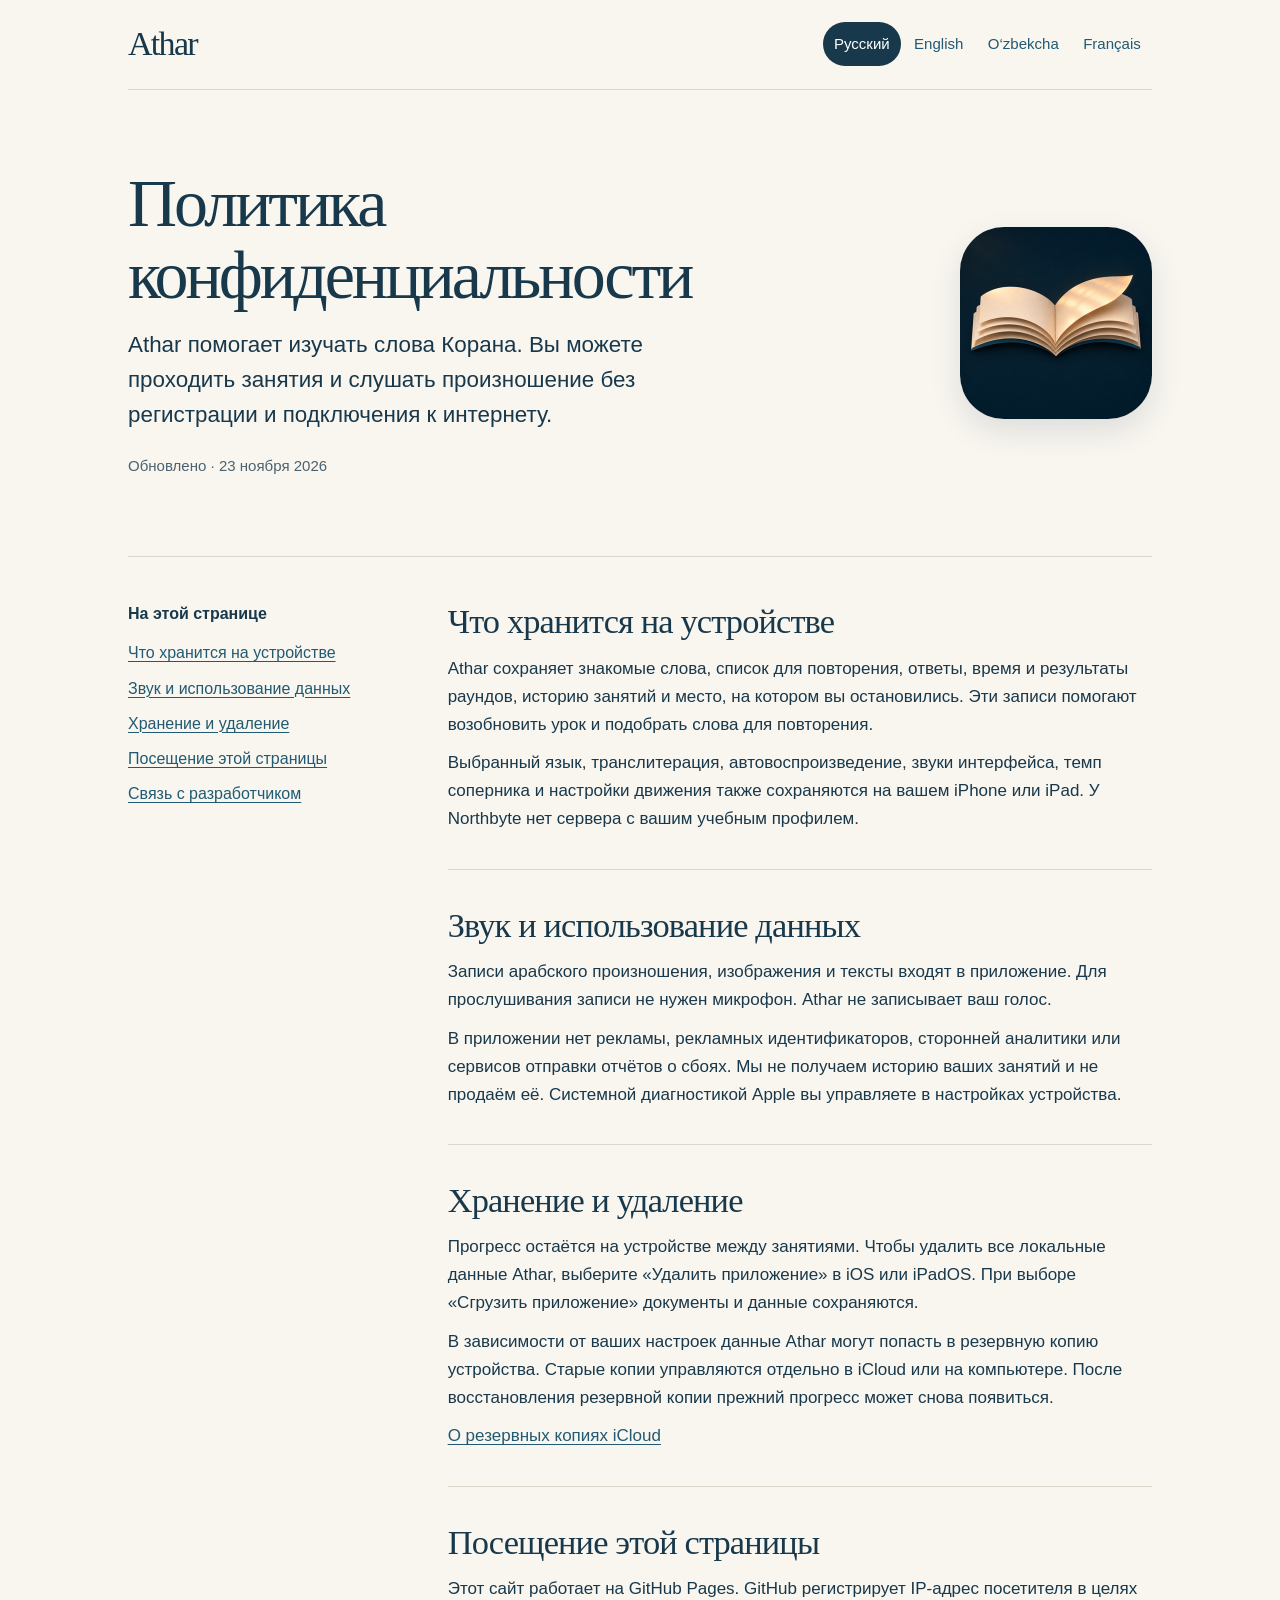
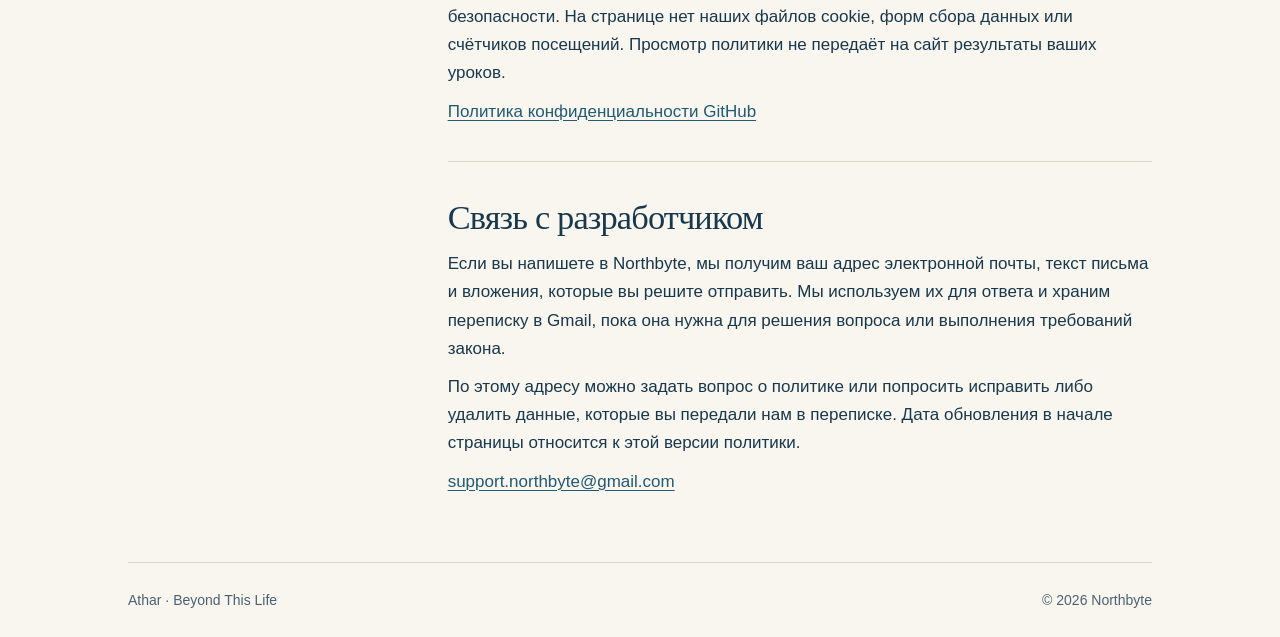
<file: index.html>
<!doctype html>
<html lang="ru">
<head>
<meta charset="utf-8">
<meta name="viewport" content="width=device-width, initial-scale=1">
<meta name="theme-color" content="#f9f6f0">
<meta name="referrer" content="no-referrer">
<meta name="description" content="Athar помогает изучать слова Корана. Вы можете проходить занятия и слушать произношение без регистрации и подключения к интернету.">
<title>Политика конфиденциальности · Athar</title>
<link rel="alternate" hreflang="ru" href="index.html">
<link rel="alternate" hreflang="en" href="en.html">
<link rel="alternate" hreflang="uz" href="uz.html">
<link rel="alternate" hreflang="fr" href="fr.html">
<link rel="alternate" hreflang="x-default" href="index.html">
<link rel="icon" href="assets/book.jpg" type="image/jpeg">
<link rel="stylesheet" href="styles.css">
</head>
<body>
<a class="skip" href="#policy">Перейти к тексту</a>
<header class="masthead"><span class="brand">Athar</span><nav class="languages" aria-label="Язык страницы"><a href="index.html" lang="ru" hreflang="ru" aria-current="page">Русский</a> <a href="en.html" lang="en" hreflang="en">English</a> <a href="uz.html" lang="uz" hreflang="uz">O‘zbekcha</a> <a href="fr.html" lang="fr" hreflang="fr">Français</a></nav></header>
<main id="policy">
<div class="hero"><div class="opening"><h1>Политика конфиденциальности</h1><p class="lead">Athar помогает изучать слова Корана. Вы можете проходить занятия и слушать произношение без регистрации и подключения к интернету.</p><p class="updated">Обновлено · <time datetime="2026-11-23">23 ноября 2026</time></p></div>
<img class="book" src="assets/book.jpg" alt="" width="384" height="384"></div>
<div class="reading"><nav class="contents" aria-labelledby="contents-label"><h2 id="contents-label">На этой странице</h2>
<ul><li><a href="#device">Что хранится на устройстве</a></li><li><a href="#audio">Звук и использование данных</a></li><li><a href="#deletion">Хранение и удаление</a></li><li><a href="#website">Посещение этой страницы</a></li><li><a href="#contact">Связь с разработчиком</a></li></ul></nav>
<article aria-label="Политика конфиденциальности"><section id="device"><h2>Что хранится на устройстве</h2>
<p>Athar сохраняет знакомые слова, список для повторения, ответы, время и результаты раундов, историю занятий и место, на котором вы остановились. Эти записи помогают возобновить урок и подобрать слова для повторения.</p>
<p>Выбранный язык, транслитерация, автовоспроизведение, звуки интерфейса, темп соперника и настройки движения также сохраняются на вашем iPhone или iPad. У Northbyte нет сервера с вашим учебным профилем.</p>
</section><section id="audio"><h2>Звук и использование данных</h2>
<p>Записи арабского произношения, изображения и тексты входят в приложение. Для прослушивания записи не нужен микрофон. Athar не записывает ваш голос.</p>
<p>В приложении нет рекламы, рекламных идентификаторов, сторонней аналитики или сервисов отправки отчётов о сбоях. Мы не получаем историю ваших занятий и не продаём её. Системной диагностикой Apple вы управляете в настройках устройства.</p>
</section><section id="deletion"><h2>Хранение и удаление</h2>
<p>Прогресс остаётся на устройстве между занятиями. Чтобы удалить все локальные данные Athar, выберите «Удалить приложение» в iOS или iPadOS. При выборе «Сгрузить приложение» документы и данные сохраняются.</p>
<p>В зависимости от ваших настроек данные Athar могут попасть в резервную копию устройства. Старые копии управляются отдельно в iCloud или на компьютере. После восстановления резервной копии прежний прогресс может снова появиться.</p>
<p><a href="https://support.apple.com/ru-ru/108770">О резервных копиях iCloud</a></p>
</section><section id="website"><h2>Посещение этой страницы</h2>
<p>Этот сайт работает на GitHub Pages. GitHub регистрирует IP-адрес посетителя в целях безопасности. На странице нет наших файлов cookie, форм сбора данных или счётчиков посещений. Просмотр политики не передаёт на сайт результаты ваших уроков.</p>
<p><a href="https://docs.github.com/en/site-policy/privacy-policies/github-general-privacy-statement">Политика конфиденциальности GitHub</a></p>
</section><section id="contact"><h2>Связь с разработчиком</h2>
<p>Если вы напишете в Northbyte, мы получим ваш адрес электронной почты, текст письма и вложения, которые вы решите отправить. Мы используем их для ответа и храним переписку в Gmail, пока она нужна для решения вопроса или выполнения требований закона.</p>
<p>По этому адресу можно задать вопрос о политике или попросить исправить либо удалить данные, которые вы передали нам в переписке. Дата обновления в начале страницы относится к этой версии политики.</p>
<p><a href="mailto:support.northbyte@gmail.com">support.northbyte@gmail.com</a></p>
</section></article></div>
</main>
<footer><span>Athar · Beyond This Life</span><span>© 2026 Northbyte</span></footer>
</body>
</html>
</file>
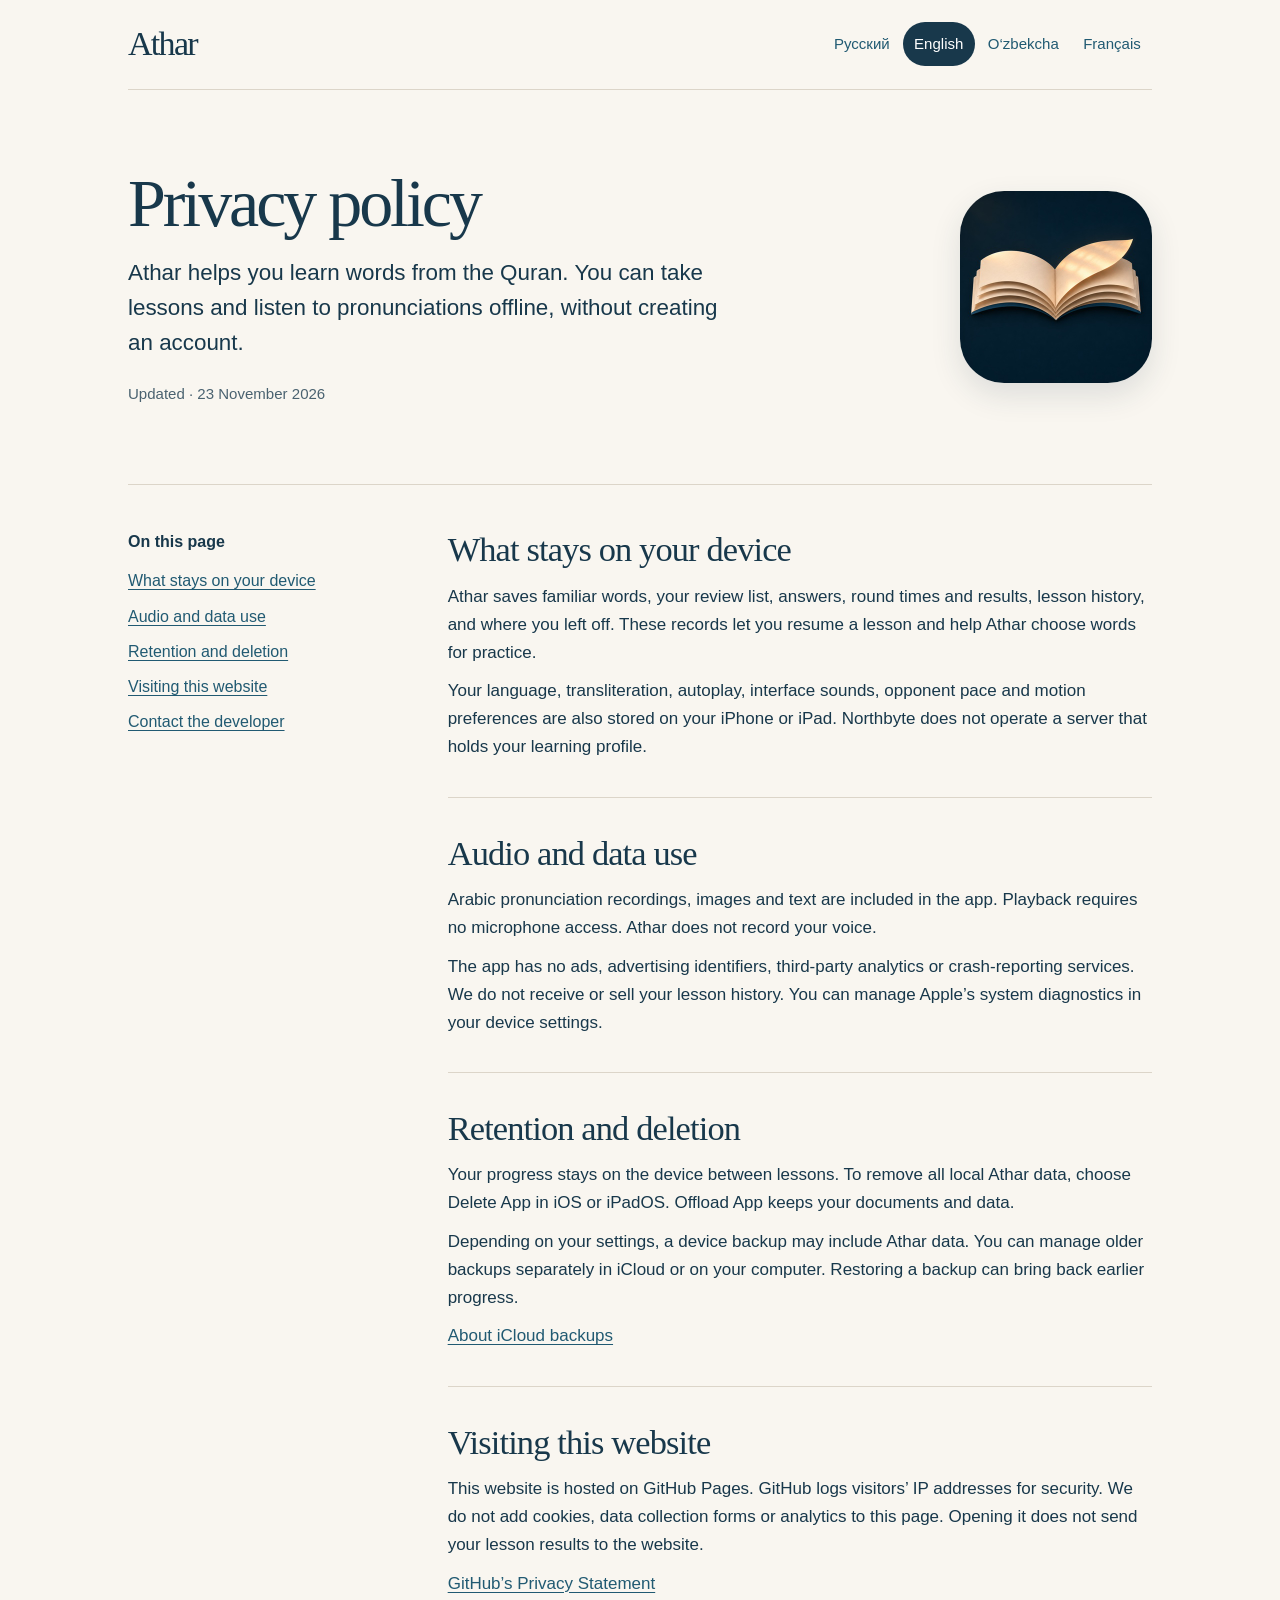
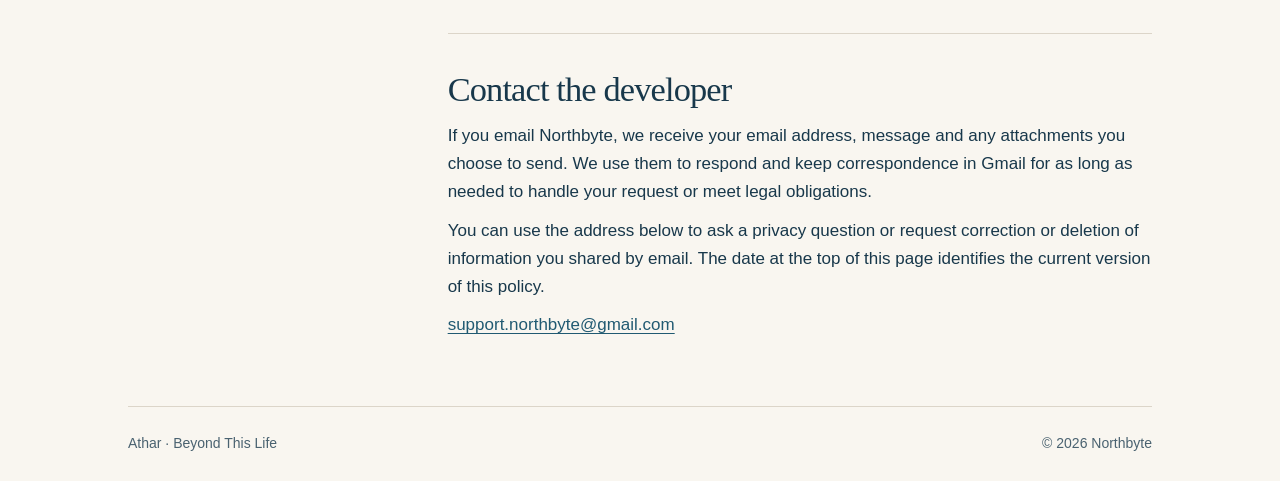
<file: en.html>
<!doctype html>
<html lang="en">
<head>
<meta charset="utf-8">
<meta name="viewport" content="width=device-width, initial-scale=1">
<meta name="theme-color" content="#f9f6f0">
<meta name="referrer" content="no-referrer">
<meta name="description" content="Athar helps you learn words from the Quran. You can take lessons and listen to pronunciations offline, without creating an account.">
<title>Privacy policy · Athar</title>
<link rel="alternate" hreflang="ru" href="index.html">
<link rel="alternate" hreflang="en" href="en.html">
<link rel="alternate" hreflang="uz" href="uz.html">
<link rel="alternate" hreflang="fr" href="fr.html">
<link rel="alternate" hreflang="x-default" href="index.html">
<link rel="icon" href="assets/book.jpg" type="image/jpeg">
<link rel="stylesheet" href="styles.css">
</head>
<body>
<a class="skip" href="#policy">Skip to the policy</a>
<header class="masthead"><span class="brand">Athar</span><nav class="languages" aria-label="Page language"><a href="index.html" lang="ru" hreflang="ru">Русский</a> <a href="en.html" lang="en" hreflang="en" aria-current="page">English</a> <a href="uz.html" lang="uz" hreflang="uz">O‘zbekcha</a> <a href="fr.html" lang="fr" hreflang="fr">Français</a></nav></header>
<main id="policy">
<div class="hero"><div class="opening"><h1>Privacy policy</h1><p class="lead">Athar helps you learn words from the Quran. You can take lessons and listen to pronunciations offline, without creating an account.</p><p class="updated">Updated · <time datetime="2026-11-23">23 November 2026</time></p></div>
<img class="book" src="assets/book.jpg" alt="" width="384" height="384"></div>
<div class="reading"><nav class="contents" aria-labelledby="contents-label"><h2 id="contents-label">On this page</h2>
<ul><li><a href="#device">What stays on your device</a></li><li><a href="#audio">Audio and data use</a></li><li><a href="#deletion">Retention and deletion</a></li><li><a href="#website">Visiting this website</a></li><li><a href="#contact">Contact the developer</a></li></ul></nav>
<article aria-label="Privacy policy"><section id="device"><h2>What stays on your device</h2>
<p>Athar saves familiar words, your review list, answers, round times and results, lesson history, and where you left off. These records let you resume a lesson and help Athar choose words for practice.</p>
<p>Your language, transliteration, autoplay, interface sounds, opponent pace and motion preferences are also stored on your iPhone or iPad. Northbyte does not operate a server that holds your learning profile.</p>
</section><section id="audio"><h2>Audio and data use</h2>
<p>Arabic pronunciation recordings, images and text are included in the app. Playback requires no microphone access. Athar does not record your voice.</p>
<p>The app has no ads, advertising identifiers, third-party analytics or crash-reporting services. We do not receive or sell your lesson history. You can manage Apple’s system diagnostics in your device settings.</p>
</section><section id="deletion"><h2>Retention and deletion</h2>
<p>Your progress stays on the device between lessons. To remove all local Athar data, choose Delete App in iOS or iPadOS. Offload App keeps your documents and data.</p>
<p>Depending on your settings, a device backup may include Athar data. You can manage older backups separately in iCloud or on your computer. Restoring a backup can bring back earlier progress.</p>
<p><a href="https://support.apple.com/en-us/108770">About iCloud backups</a></p>
</section><section id="website"><h2>Visiting this website</h2>
<p>This website is hosted on GitHub Pages. GitHub logs visitors’ IP addresses for security. We do not add cookies, data collection forms or analytics to this page. Opening it does not send your lesson results to the website.</p>
<p><a href="https://docs.github.com/en/site-policy/privacy-policies/github-general-privacy-statement">GitHub’s Privacy Statement</a></p>
</section><section id="contact"><h2>Contact the developer</h2>
<p>If you email Northbyte, we receive your email address, message and any attachments you choose to send. We use them to respond and keep correspondence in Gmail for as long as needed to handle your request or meet legal obligations.</p>
<p>You can use the address below to ask a privacy question or request correction or deletion of information you shared by email. The date at the top of this page identifies the current version of this policy.</p>
<p><a href="mailto:support.northbyte@gmail.com">support.northbyte@gmail.com</a></p>
</section></article></div>
</main>
<footer><span>Athar · Beyond This Life</span><span>© 2026 Northbyte</span></footer>
</body>
</html>
</file>
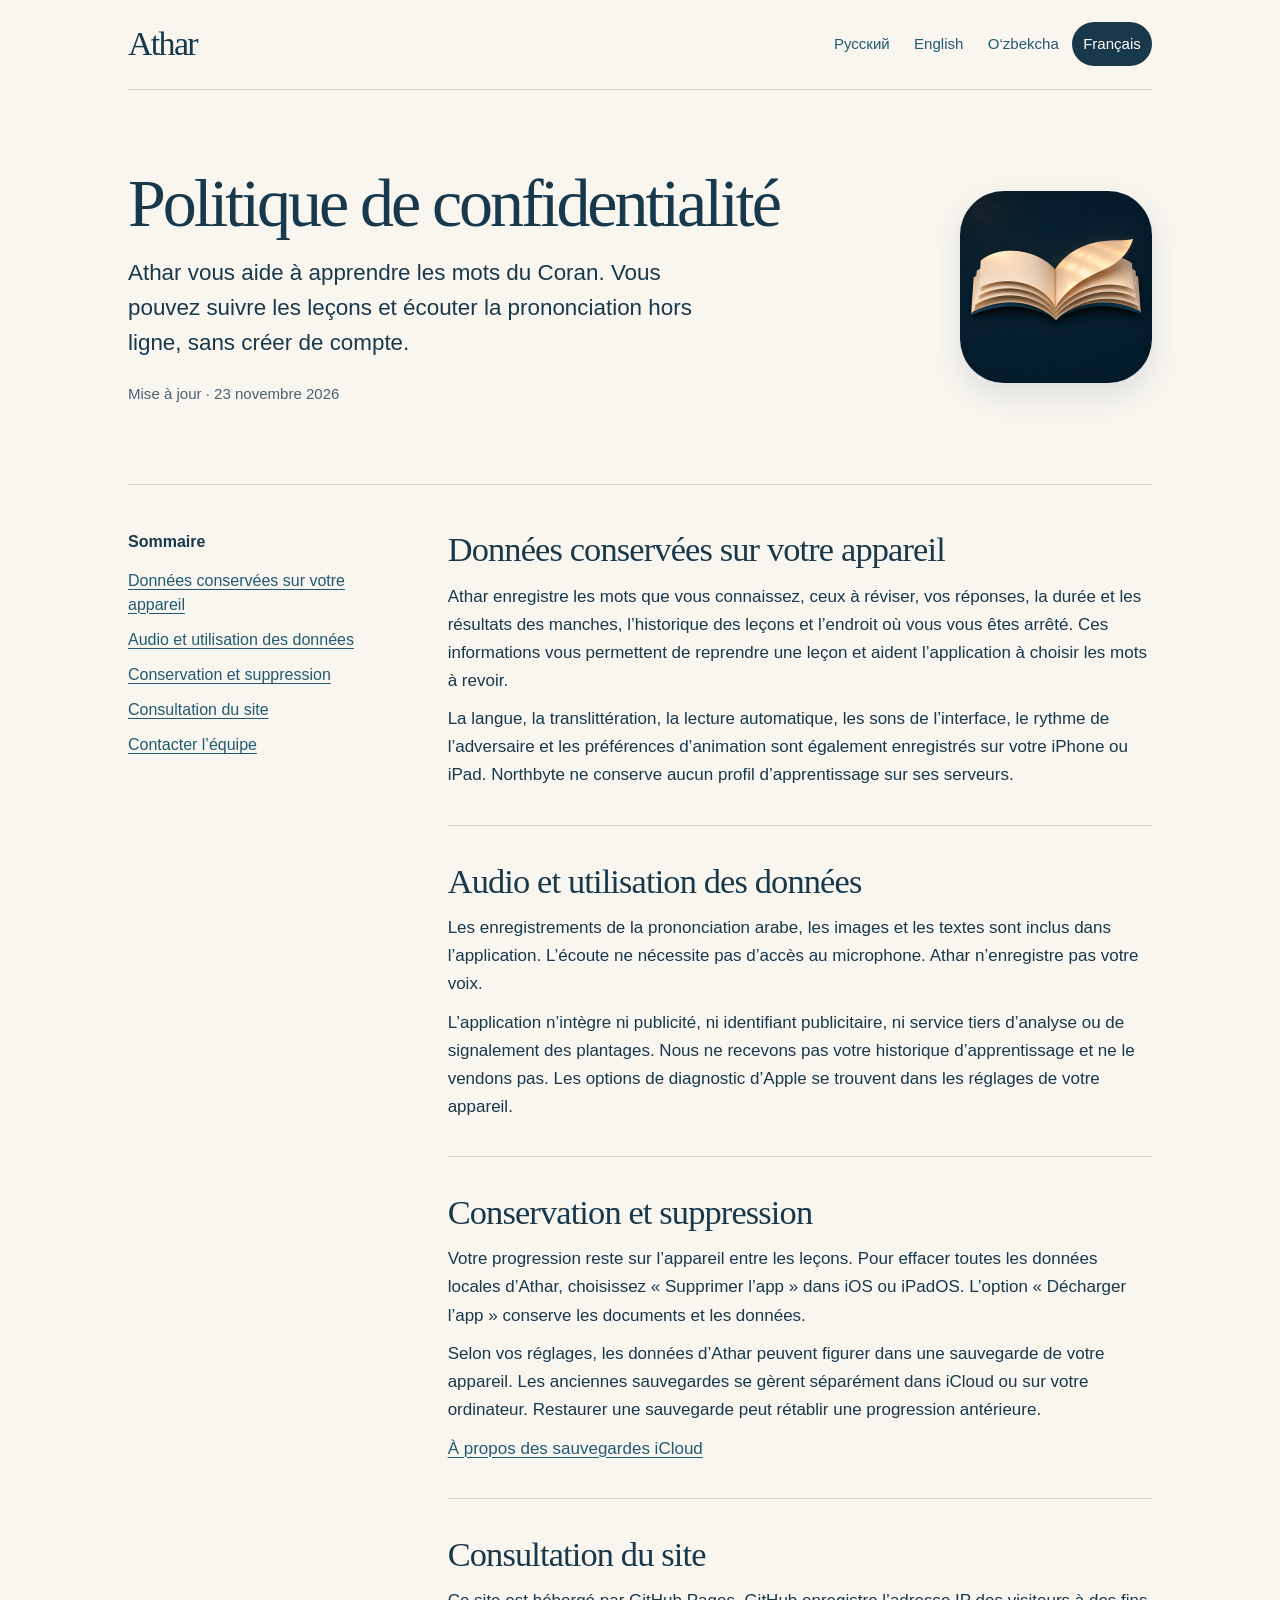
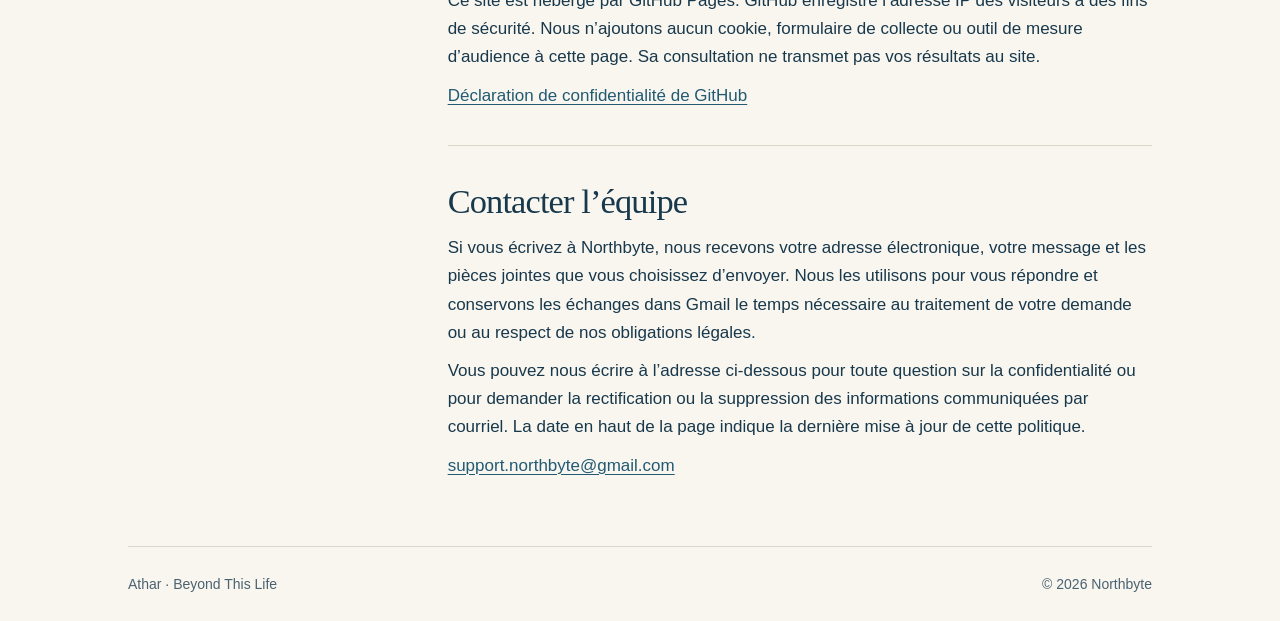
<file: fr.html>
<!doctype html>
<html lang="fr">
<head>
<meta charset="utf-8">
<meta name="viewport" content="width=device-width, initial-scale=1">
<meta name="theme-color" content="#f9f6f0">
<meta name="referrer" content="no-referrer">
<meta name="description" content="Athar vous aide à apprendre les mots du Coran. Vous pouvez suivre les leçons et écouter la prononciation hors ligne, sans créer de compte.">
<title>Politique de confidentialité · Athar</title>
<link rel="alternate" hreflang="ru" href="index.html">
<link rel="alternate" hreflang="en" href="en.html">
<link rel="alternate" hreflang="uz" href="uz.html">
<link rel="alternate" hreflang="fr" href="fr.html">
<link rel="alternate" hreflang="x-default" href="index.html">
<link rel="icon" href="assets/book.jpg" type="image/jpeg">
<link rel="stylesheet" href="styles.css">
</head>
<body>
<a class="skip" href="#policy">Aller au texte de la politique</a>
<header class="masthead"><span class="brand">Athar</span><nav class="languages" aria-label="Langue de la page"><a href="index.html" lang="ru" hreflang="ru">Русский</a> <a href="en.html" lang="en" hreflang="en">English</a> <a href="uz.html" lang="uz" hreflang="uz">O‘zbekcha</a> <a href="fr.html" lang="fr" hreflang="fr" aria-current="page">Français</a></nav></header>
<main id="policy">
<div class="hero"><div class="opening"><h1>Politique de confidentialité</h1><p class="lead">Athar vous aide à apprendre les mots du Coran. Vous pouvez suivre les leçons et écouter la prononciation hors ligne, sans créer de compte.</p><p class="updated">Mise à jour · <time datetime="2026-11-23">23 novembre 2026</time></p></div>
<img class="book" src="assets/book.jpg" alt="" width="384" height="384"></div>
<div class="reading"><nav class="contents" aria-labelledby="contents-label"><h2 id="contents-label">Sommaire</h2>
<ul><li><a href="#device">Données conservées sur votre appareil</a></li><li><a href="#audio">Audio et utilisation des données</a></li><li><a href="#deletion">Conservation et suppression</a></li><li><a href="#website">Consultation du site</a></li><li><a href="#contact">Contacter l’équipe</a></li></ul></nav>
<article aria-label="Politique de confidentialité"><section id="device"><h2>Données conservées sur votre appareil</h2>
<p>Athar enregistre les mots que vous connaissez, ceux à réviser, vos réponses, la durée et les résultats des manches, l’historique des leçons et l’endroit où vous vous êtes arrêté. Ces informations vous permettent de reprendre une leçon et aident l’application à choisir les mots à revoir.</p>
<p>La langue, la translittération, la lecture automatique, les sons de l’interface, le rythme de l’adversaire et les préférences d’animation sont également enregistrés sur votre iPhone ou iPad. Northbyte ne conserve aucun profil d’apprentissage sur ses serveurs.</p>
</section><section id="audio"><h2>Audio et utilisation des données</h2>
<p>Les enregistrements de la prononciation arabe, les images et les textes sont inclus dans l’application. L’écoute ne nécessite pas d’accès au microphone. Athar n’enregistre pas votre voix.</p>
<p>L’application n’intègre ni publicité, ni identifiant publicitaire, ni service tiers d’analyse ou de signalement des plantages. Nous ne recevons pas votre historique d’apprentissage et ne le vendons pas. Les options de diagnostic d’Apple se trouvent dans les réglages de votre appareil.</p>
</section><section id="deletion"><h2>Conservation et suppression</h2>
<p>Votre progression reste sur l’appareil entre les leçons. Pour effacer toutes les données locales d’Athar, choisissez « Supprimer l’app » dans iOS ou iPadOS. L’option « Décharger l’app » conserve les documents et les données.</p>
<p>Selon vos réglages, les données d’Athar peuvent figurer dans une sauvegarde de votre appareil. Les anciennes sauvegardes se gèrent séparément dans iCloud ou sur votre ordinateur. Restaurer une sauvegarde peut rétablir une progression antérieure.</p>
<p><a href="https://support.apple.com/fr-fr/108770">À propos des sauvegardes iCloud</a></p>
</section><section id="website"><h2>Consultation du site</h2>
<p>Ce site est hébergé par GitHub Pages. GitHub enregistre l’adresse IP des visiteurs à des fins de sécurité. Nous n’ajoutons aucun cookie, formulaire de collecte ou outil de mesure d’audience à cette page. Sa consultation ne transmet pas vos résultats au site.</p>
<p><a href="https://docs.github.com/en/site-policy/privacy-policies/github-general-privacy-statement">Déclaration de confidentialité de GitHub</a></p>
</section><section id="contact"><h2>Contacter l’équipe</h2>
<p>Si vous écrivez à Northbyte, nous recevons votre adresse électronique, votre message et les pièces jointes que vous choisissez d’envoyer. Nous les utilisons pour vous répondre et conservons les échanges dans Gmail le temps nécessaire au traitement de votre demande ou au respect de nos obligations légales.</p>
<p>Vous pouvez nous écrire à l’adresse ci-dessous pour toute question sur la confidentialité ou pour demander la rectification ou la suppression des informations communiquées par courriel. La date en haut de la page indique la dernière mise à jour de cette politique.</p>
<p><a href="mailto:support.northbyte@gmail.com">support.northbyte@gmail.com</a></p>
</section></article></div>
</main>
<footer><span>Athar · Beyond This Life</span><span>© 2026 Northbyte</span></footer>
</body>
</html>
</file>
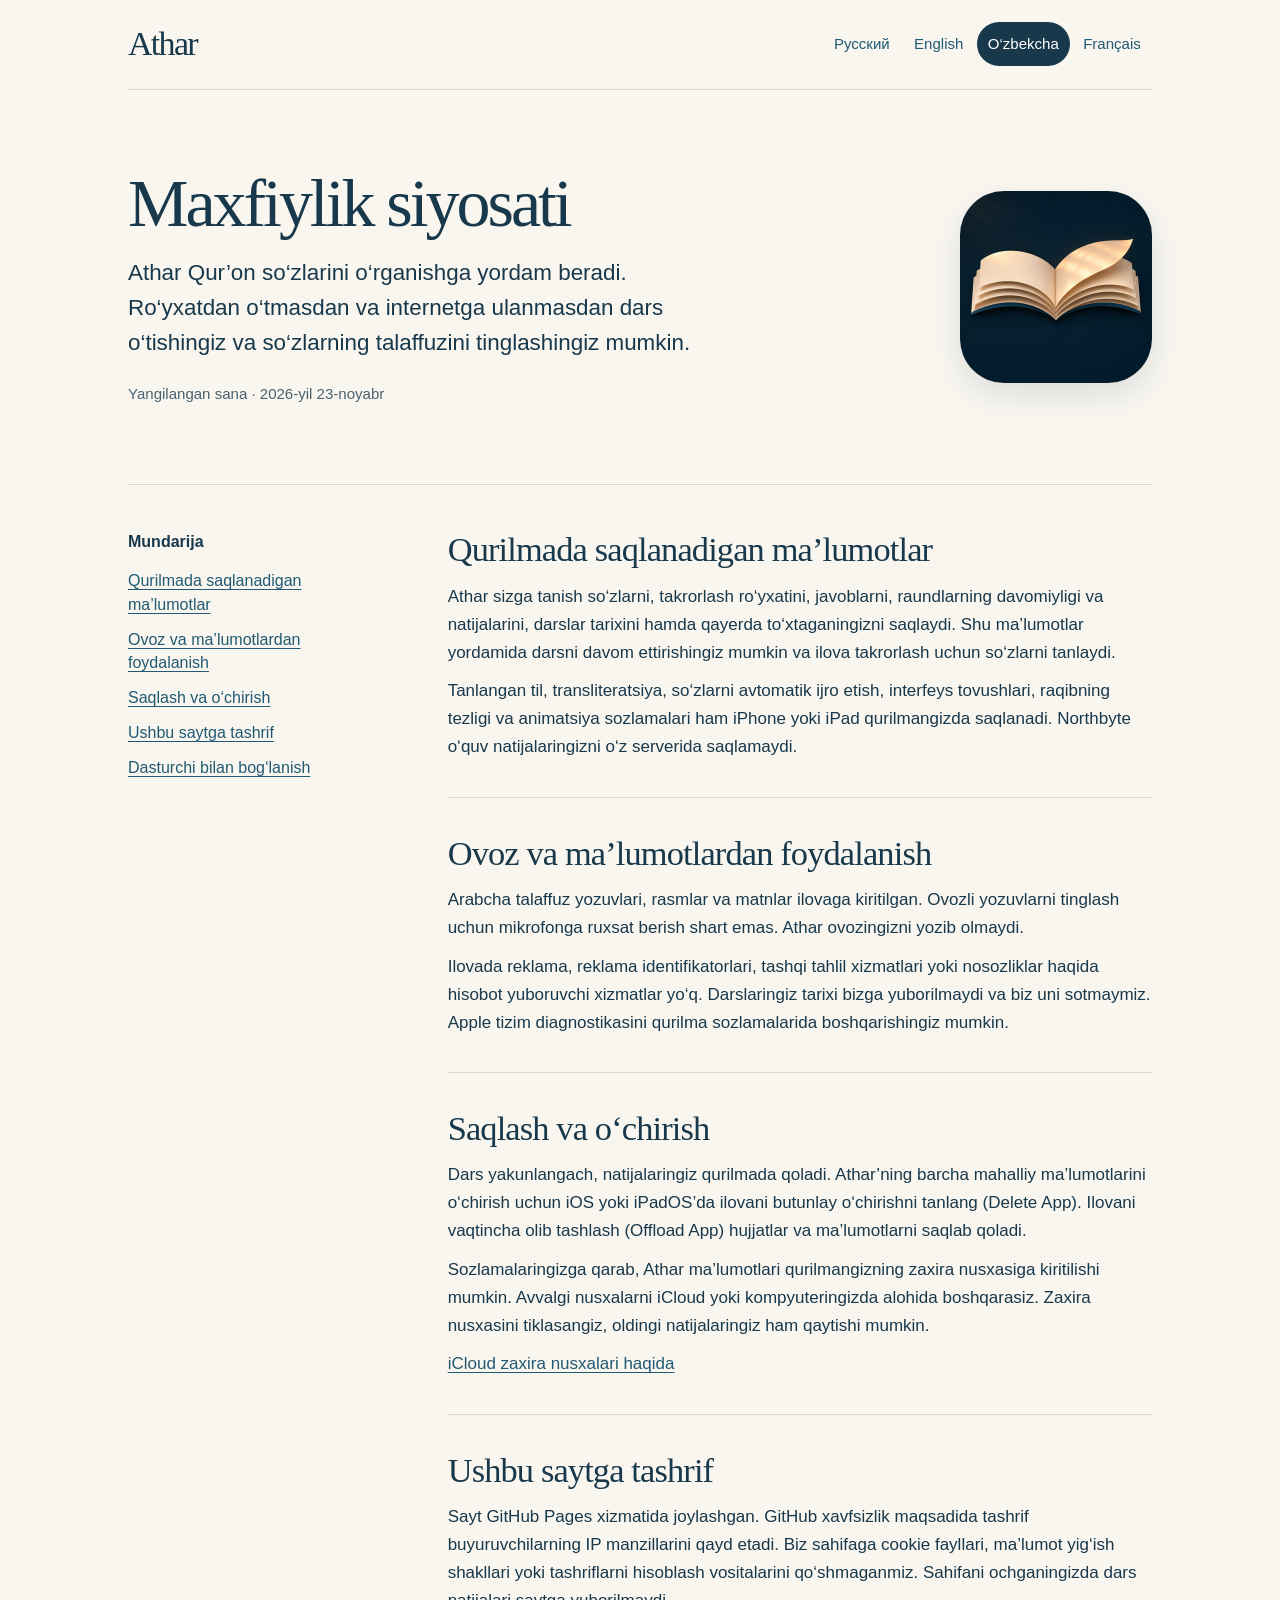
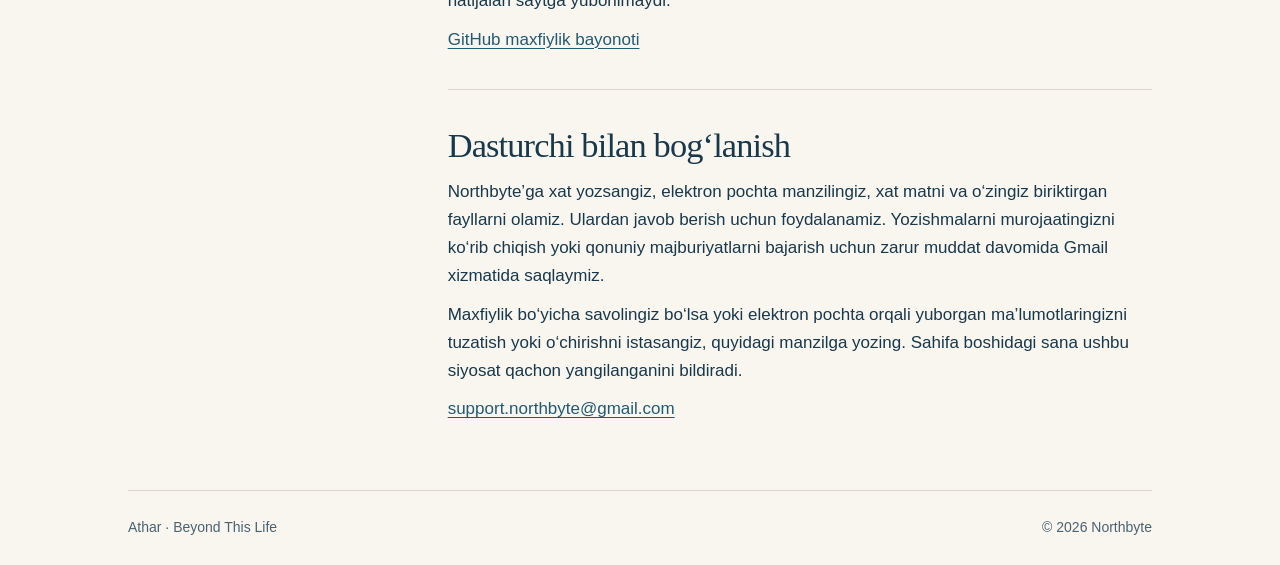
<file: uz.html>
<!doctype html>
<html lang="uz">
<head>
<meta charset="utf-8">
<meta name="viewport" content="width=device-width, initial-scale=1">
<meta name="theme-color" content="#f9f6f0">
<meta name="referrer" content="no-referrer">
<meta name="description" content="Athar Qur’on so‘zlarini o‘rganishga yordam beradi. Ro‘yxatdan o‘tmasdan va internetga ulanmasdan dars o‘tishingiz va so‘zlarning talaffuzini tinglashingiz mumkin.">
<title>Maxfiylik siyosati · Athar</title>
<link rel="alternate" hreflang="ru" href="index.html">
<link rel="alternate" hreflang="en" href="en.html">
<link rel="alternate" hreflang="uz" href="uz.html">
<link rel="alternate" hreflang="fr" href="fr.html">
<link rel="alternate" hreflang="x-default" href="index.html">
<link rel="icon" href="assets/book.jpg" type="image/jpeg">
<link rel="stylesheet" href="styles.css">
</head>
<body>
<a class="skip" href="#policy">Siyosat matniga o‘tish</a>
<header class="masthead"><span class="brand">Athar</span><nav class="languages" aria-label="Sahifa tili"><a href="index.html" lang="ru" hreflang="ru">Русский</a> <a href="en.html" lang="en" hreflang="en">English</a> <a href="uz.html" lang="uz" hreflang="uz" aria-current="page">O‘zbekcha</a> <a href="fr.html" lang="fr" hreflang="fr">Français</a></nav></header>
<main id="policy">
<div class="hero"><div class="opening"><h1>Maxfiylik siyosati</h1><p class="lead">Athar Qur’on so‘zlarini o‘rganishga yordam beradi. Ro‘yxatdan o‘tmasdan va internetga ulanmasdan dars o‘tishingiz va so‘zlarning talaffuzini tinglashingiz mumkin.</p><p class="updated">Yangilangan sana · <time datetime="2026-11-23">2026-yil 23-noyabr</time></p></div>
<img class="book" src="assets/book.jpg" alt="" width="384" height="384"></div>
<div class="reading"><nav class="contents" aria-labelledby="contents-label"><h2 id="contents-label">Mundarija</h2>
<ul><li><a href="#device">Qurilmada saqlanadigan ma’lumotlar</a></li><li><a href="#audio">Ovoz va ma’lumotlardan foydalanish</a></li><li><a href="#deletion">Saqlash va o‘chirish</a></li><li><a href="#website">Ushbu saytga tashrif</a></li><li><a href="#contact">Dasturchi bilan bog‘lanish</a></li></ul></nav>
<article aria-label="Maxfiylik siyosati"><section id="device"><h2>Qurilmada saqlanadigan ma’lumotlar</h2>
<p>Athar sizga tanish so‘zlarni, takrorlash ro‘yxatini, javoblarni, raundlarning davomiyligi va natijalarini, darslar tarixini hamda qayerda to‘xtaganingizni saqlaydi. Shu ma’lumotlar yordamida darsni davom ettirishingiz mumkin va ilova takrorlash uchun so‘zlarni tanlaydi.</p>
<p>Tanlangan til, transliteratsiya, so‘zlarni avtomatik ijro etish, interfeys tovushlari, raqibning tezligi va animatsiya sozlamalari ham iPhone yoki iPad qurilmangizda saqlanadi. Northbyte o‘quv natijalaringizni o‘z serverida saqlamaydi.</p>
</section><section id="audio"><h2>Ovoz va ma’lumotlardan foydalanish</h2>
<p>Arabcha talaffuz yozuvlari, rasmlar va matnlar ilovaga kiritilgan. Ovozli yozuvlarni tinglash uchun mikrofonga ruxsat berish shart emas. Athar ovozingizni yozib olmaydi.</p>
<p>Ilovada reklama, reklama identifikatorlari, tashqi tahlil xizmatlari yoki nosozliklar haqida hisobot yuboruvchi xizmatlar yo‘q. Darslaringiz tarixi bizga yuborilmaydi va biz uni sotmaymiz. Apple tizim diagnostikasini qurilma sozlamalarida boshqarishingiz mumkin.</p>
</section><section id="deletion"><h2>Saqlash va o‘chirish</h2>
<p>Dars yakunlangach, natijalaringiz qurilmada qoladi. Athar’ning barcha mahalliy ma’lumotlarini o‘chirish uchun iOS yoki iPadOS’da ilovani butunlay o‘chirishni tanlang (Delete App). Ilovani vaqtincha olib tashlash (Offload App) hujjatlar va ma’lumotlarni saqlab qoladi.</p>
<p>Sozlamalaringizga qarab, Athar ma’lumotlari qurilmangizning zaxira nusxasiga kiritilishi mumkin. Avvalgi nusxalarni iCloud yoki kompyuteringizda alohida boshqarasiz. Zaxira nusxasini tiklasangiz, oldingi natijalaringiz ham qaytishi mumkin.</p>
<p><a href="https://support.apple.com/en-us/108770">iCloud zaxira nusxalari haqida</a></p>
</section><section id="website"><h2>Ushbu saytga tashrif</h2>
<p>Sayt GitHub Pages xizmatida joylashgan. GitHub xavfsizlik maqsadida tashrif buyuruvchilarning IP manzillarini qayd etadi. Biz sahifaga cookie fayllari, ma’lumot yig‘ish shakllari yoki tashriflarni hisoblash vositalarini qo‘shmaganmiz. Sahifani ochganingizda dars natijalari saytga yuborilmaydi.</p>
<p><a href="https://docs.github.com/en/site-policy/privacy-policies/github-general-privacy-statement">GitHub maxfiylik bayonoti</a></p>
</section><section id="contact"><h2>Dasturchi bilan bog‘lanish</h2>
<p>Northbyte’ga xat yozsangiz, elektron pochta manzilingiz, xat matni va o‘zingiz biriktirgan fayllarni olamiz. Ulardan javob berish uchun foydalanamiz. Yozishmalarni murojaatingizni ko‘rib chiqish yoki qonuniy majburiyatlarni bajarish uchun zarur muddat davomida Gmail xizmatida saqlaymiz.</p>
<p>Maxfiylik bo‘yicha savolingiz bo‘lsa yoki elektron pochta orqali yuborgan ma’lumotlaringizni tuzatish yoki o‘chirishni istasangiz, quyidagi manzilga yozing. Sahifa boshidagi sana ushbu siyosat qachon yangilanganini bildiradi.</p>
<p><a href="mailto:support.northbyte@gmail.com">support.northbyte@gmail.com</a></p>
</section></article></div>
</main>
<footer><span>Athar · Beyond This Life</span><span>© 2026 Northbyte</span></footer>
</body>
</html>
</file>
<file: styles.css>
:root {
  color-scheme: light;
  --ink: #18384b;
  --muted: #4a6270;
  --edge: #dcd5c9;
  --paper: #f9f6f0;
  --link: #215a72;
}
* { box-sizing: border-box; }
html { scroll-padding-block-start: 1.5rem; }
body {
  margin: 0 auto;
  max-width: 72rem;
  padding-inline: clamp(1.25rem, 5vw, 4rem);
  background: var(--paper);
  color: var(--ink);
  font: 1.0625rem/1.65 "Source Sans 3", -apple-system, BlinkMacSystemFont, "Segoe UI", sans-serif;
  overflow-wrap: break-word;
}
a { color: var(--link); text-underline-offset: .2em; text-decoration-thickness: 1px; }
a:hover { text-decoration-thickness: 2px; }
a:focus-visible { outline: 3px solid #937326; outline-offset: 3px; border-radius: 3px; }
.skip { position: absolute; inset-inline-start: 1rem; top: -6rem; padding: .5rem 1rem; z-index: 2; background: white; }
.skip:focus { top: .5rem; }
.masthead, footer { display: flex; justify-content: space-between; align-items: center; flex-wrap: wrap; gap: .75rem 1.2rem; }
.masthead { padding-block: 1.4rem; border-bottom: 1px solid var(--edge); }
.brand, h1, article h2 { font-family: "Baskervville", Georgia, "Times New Roman", serif; font-weight: 500; }
.brand { font-size: 2.125rem; letter-spacing: -.05em; line-height: 1; }
.languages { display: flex; flex-wrap: wrap; gap: .125rem; }
.languages a { display: inline-flex; align-items: center; min-height: 44px; padding: .35rem .7rem; font-size: .94rem; text-decoration: none; border-radius: 3rem; }
.languages a:hover { background: #ece8df; }
.languages [aria-current="page"], .languages [aria-current="page"]:hover { background: var(--ink); color: white; }
.hero {
  display: grid; grid-template-columns: minmax(0, 1fr) auto; align-items: center;
  gap: clamp(1.5rem, 6vw, 6rem); padding-block: clamp(2.3rem, 6vw, 5.5rem);
}
h1 { margin: 0; font-size: clamp(2.2rem, 5.4vw, 4.25rem); letter-spacing: -.045em; line-height: 1.06; overflow-wrap: anywhere; }
.lead { max-width: 38rem; color: var(--ink); font-size: clamp(1.1rem, 1.8vw, 1.4rem); line-height: 1.55; margin: 1.1rem 0; }
.updated { margin: 1.35rem 0 0; color: var(--muted); font-size: .94rem; }
.book { width: clamp(7rem, 17vw, 12rem); height: auto; border-radius: 23%; box-shadow: 0 12px 30px #233a4420; }
.reading { border-top: 1px solid var(--edge); display: grid; grid-template-columns: minmax(12rem, 1fr) minmax(0, 2.9fr); gap: clamp(2rem, 6vw, 6rem); padding-block: 2.8rem 3.5rem; }
.contents { align-self: start; position: sticky; top: 1.5rem; }
.contents h2 { margin: 0 0 .65rem; font-size: 1rem; }
.contents ul { margin: 0; padding: 0; list-style: none; }
.contents li + li { margin-top: .35rem; }
.contents a { display: inline-block; padding-block: .2rem; line-height: 1.45; font-size: 1rem; }
article { max-width: 46rem; }
article section + section { margin-top: 2.2rem; padding-top: 2.2rem; border-top: 1px solid var(--edge); }
article h2 { margin: 0 0 .75rem; font-size: clamp(1.6rem, 3vw, 2.15rem); line-height: 1.2; letter-spacing: -.025em; }
article p { margin: .65rem 0; }
footer { border-top: 1px solid var(--edge); padding-block: 1.6rem; color: var(--muted); font-size: .875rem; }
@media (max-width: 44rem) {
  .masthead { padding-block: .85rem; }
  .hero { position: relative; display: flex; flex-direction: column; align-items: flex-start; gap: 1rem; padding-block: 1.8rem; }
  .book { order: -1; width: 4.5rem; }
  .reading { display: block; padding-top: 1.5rem; }
  .contents { position: static; border-bottom: 1px solid var(--edge); margin-bottom: 2rem; padding-bottom: 1.45rem; }
}
@media (max-width: 27rem) {
  .masthead { column-gap: .5rem; }
  .brand { font-size: 1.8rem; }
  .languages a { padding-inline: .45rem; font-size: .875rem; }
}
@media print {
  body { max-width: none; padding: 0; background: white; color: black; font-size: 10.5pt; }
  .languages, .contents, .skip, .book { display: none; }
  .hero, .reading { display: block; padding-block: 1rem; }
  article { max-width: none; }
  h1 { font-size: 26pt; }
  article h2 { break-after: avoid; }
}
</file>
